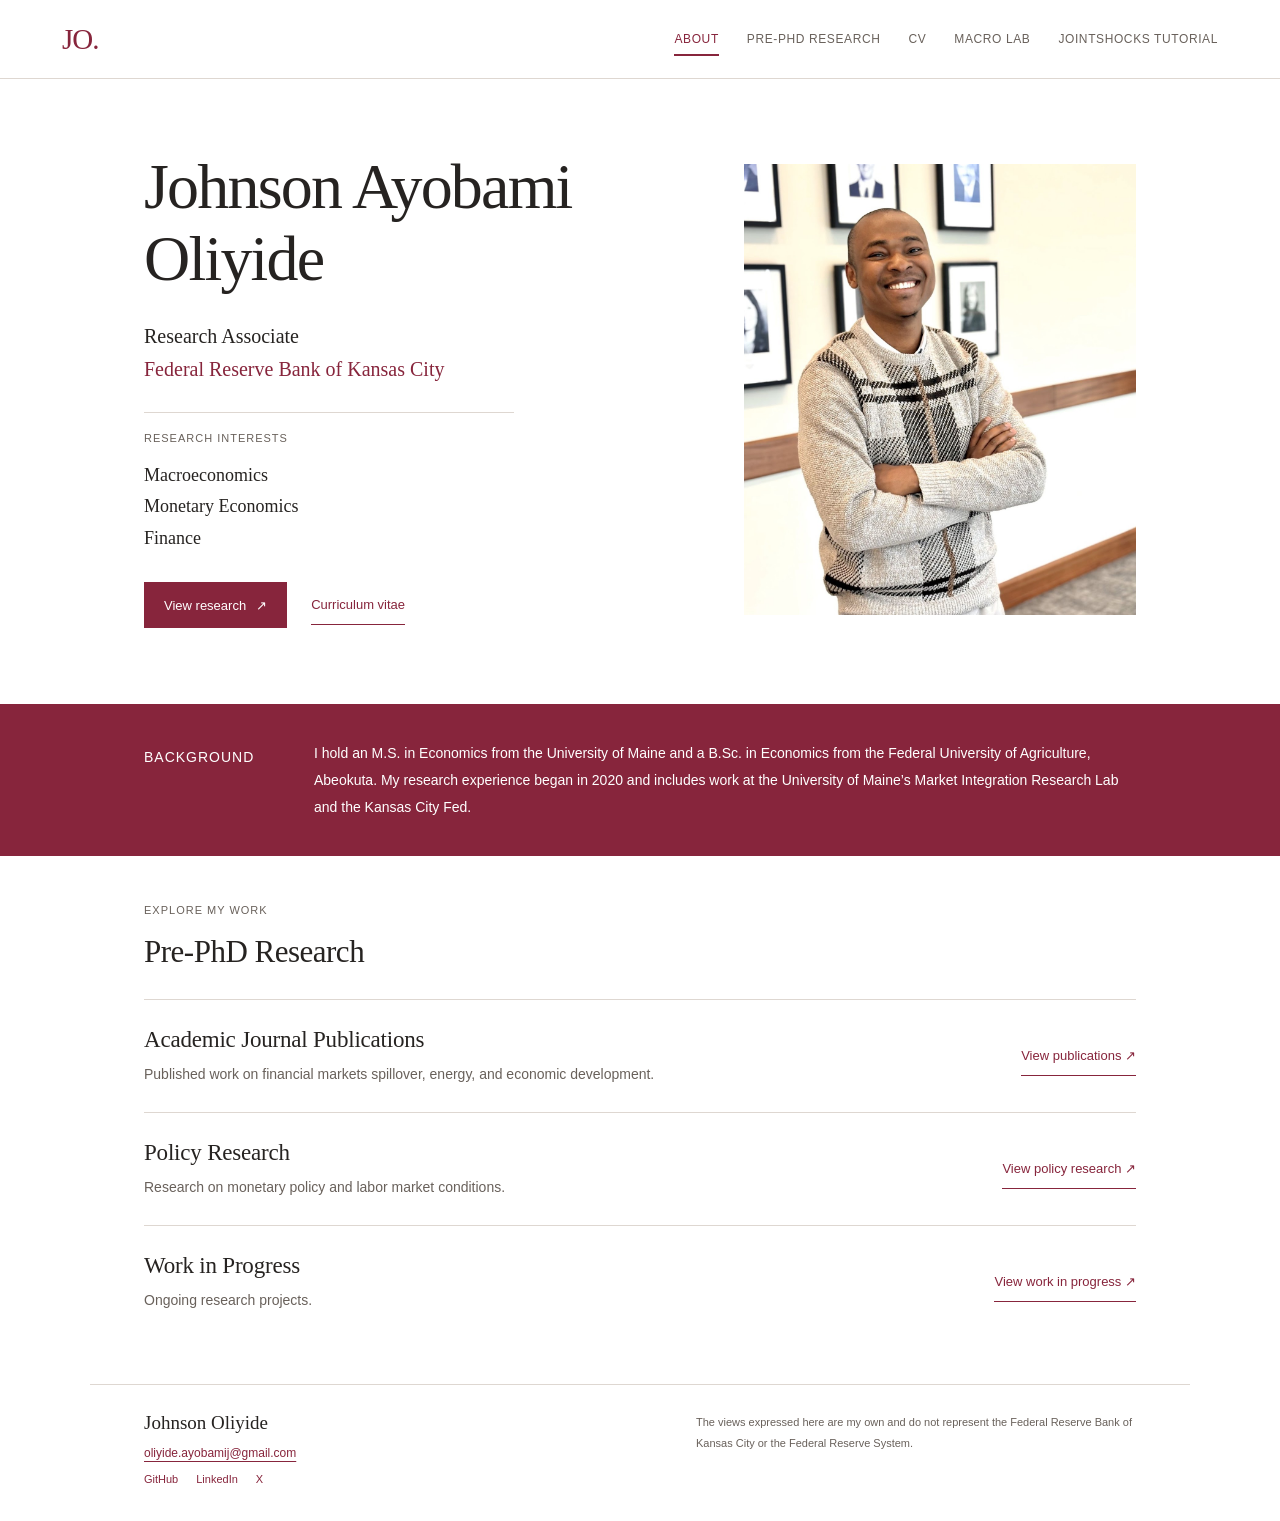
<file: index.html>
<!doctype html>
<html lang="en">
<head>
<meta charset="utf-8"><meta name="viewport" content="width=device-width, initial-scale=1">
<meta name="color-scheme" content="light">
<title>About | Johnson Oliyide</title>
<meta name="description" content="Johnson Ayobami Oliyide is a Research Associate at the Federal Reserve Bank of Kansas City. Research in macroeconomics, monetary economics, and finance.">
<link rel="icon" href="./assets/favicon.svg" type="image/svg+xml">
<link rel="stylesheet" href="./assets/site.css?v=fec5ec0240">
<script defer src="./assets/site.js?v=d9e09b5c7b"></script>
</head>
<body>
<a class="skip-link" href="#main">Skip to main content</a>
<header class="site-header"><div class="header-inner"><a class="wordmark" href="./" aria-label="Johnson Oliyide home">JO.</a><button class="nav-toggle" type="button" data-nav-toggle aria-controls="site-navigation" aria-expanded="false" hidden><span data-menu-label>Menu</span><span class="menu-icon" aria-hidden="true"></span></button><nav class="site-nav" id="site-navigation" aria-label="Main navigation"><a href="./" aria-current="page">About</a><a href="./research/">Pre-PhD Research</a><a href="./cv/">CV</a><a href="./macro-lab/">Macro Lab</a><a href="https://johnsonoliyide.github.io/JointShocks/">JointShocks Tutorial</a></nav></div></header>
<main id="main"><section class="hero"><div class="hero-copy"><h1>Johnson Ayobami<br>Oliyide</h1><p class="role">Research Associate<br><span>Federal Reserve Bank of Kansas City</span></p><div class="interests"><p class="eyebrow">Research interests</p><ul class="interest-list"><li>Macroeconomics</li><li>Monetary Economics</li><li>Finance</li></ul></div><div class="actions"><a class="button" href="research/">View research <span aria-hidden="true">↗</span></a><a class="text-link" href="cv/">Curriculum vitae</a></div></div><figure class="portrait"><img src="assets/johnson-oliyide.jpg" alt="Johnson Oliyide" width="1280" height="1922" fetchpriority="high"></figure></section></main>
<section class="bio-band" aria-labelledby="background-label"><div class="bio-inner"><p id="background-label" class="eyebrow">Background</p><p>I hold an M.S. in Economics from the University of Maine and a B.Sc. in Economics from the Federal University of Agriculture, Abeokuta. My research experience began in 2020 and includes work at the University of Maine’s Market Integration Research Lab and the Kansas City Fed.</p></div></section>
<section class="research-index" style="max-width:1100px;margin:auto" aria-labelledby="research-heading"><p class="eyebrow">Explore my work</p><h2 id="research-heading">Pre-PhD Research</h2><article><div><h3>Academic Journal Publications</h3><p>Published work on financial markets spillover, energy, and economic development.</p></div><a class="text-link" href="research/#academic-publications">View publications <span aria-hidden="true">↗</span></a></article><article><div><h3>Policy Research</h3><p>Research on monetary policy and labor market conditions.</p></div><a class="text-link" href="research/#policy-research">View policy research <span aria-hidden="true">↗</span></a></article><article><div><h3>Work in Progress</h3><p>Ongoing research projects.</p></div><a class="text-link" href="research/#work-in-progress">View work in progress <span aria-hidden="true">↗</span></a></article></section>
<footer class="site-footer"><div><div class="footer-name">Johnson Oliyide</div><a class="footer-email" href="mailto:oliyide.ayobamij@gmail.com">oliyide.ayobamij@gmail.com</a><div class="footer-social"><a class="" href="https://github.com/JohnsonOliyide" target="_blank" rel="noopener noreferrer">GitHub</a><a class="" href="https://www.linkedin.com/in/johnson-oliyide-a6816a178/" target="_blank" rel="noopener noreferrer">LinkedIn</a><a class="" href="https://twitter.com/JohnsonOliyide" target="_blank" rel="noopener noreferrer">X</a></div></div><p class="disclaimer">The views expressed here are my own and do not represent the Federal Reserve Bank of Kansas City or the Federal Reserve System.</p></footer>
</body></html>
</file>
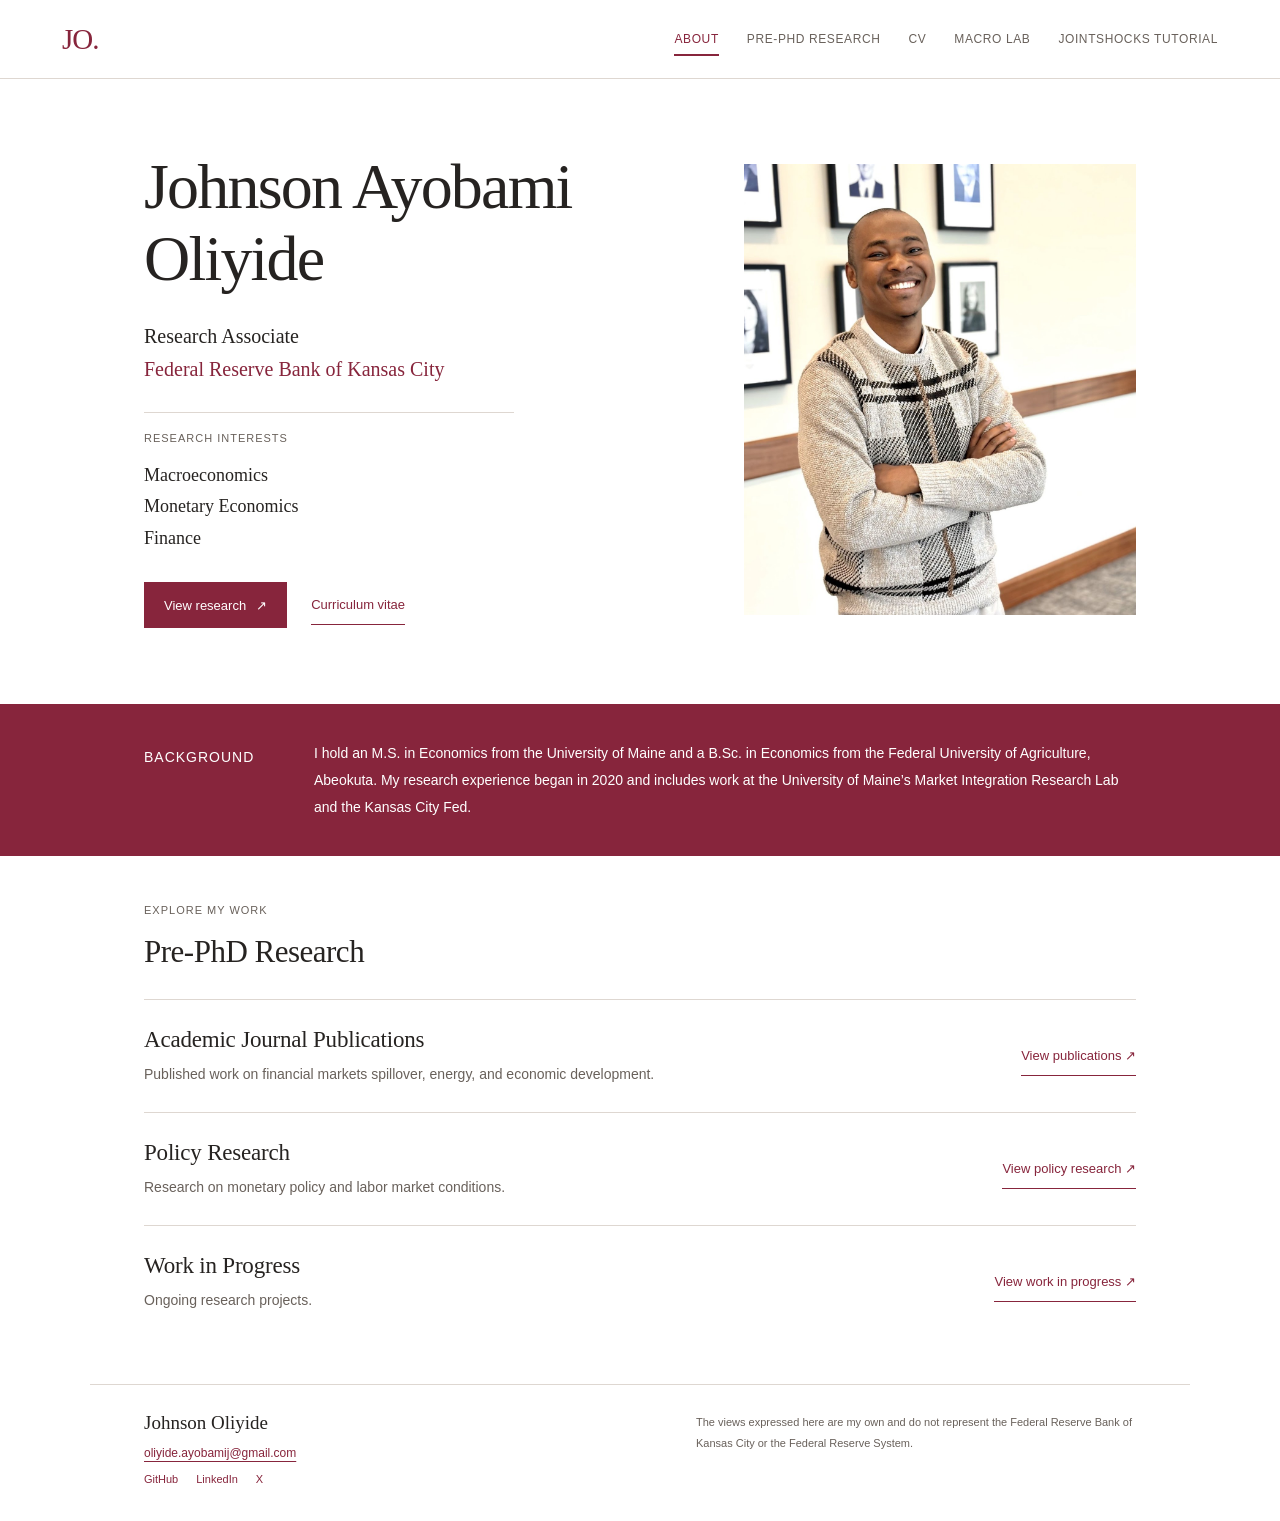
<file: about/index.html>
<!doctype html><html lang="en"><head><meta charset="utf-8"><meta http-equiv="refresh" content="0;url=../"><title>Johnson Oliyide</title></head><body><a href="../">Continue to Johnson Oliyide’s website</a></body></html>
</file>
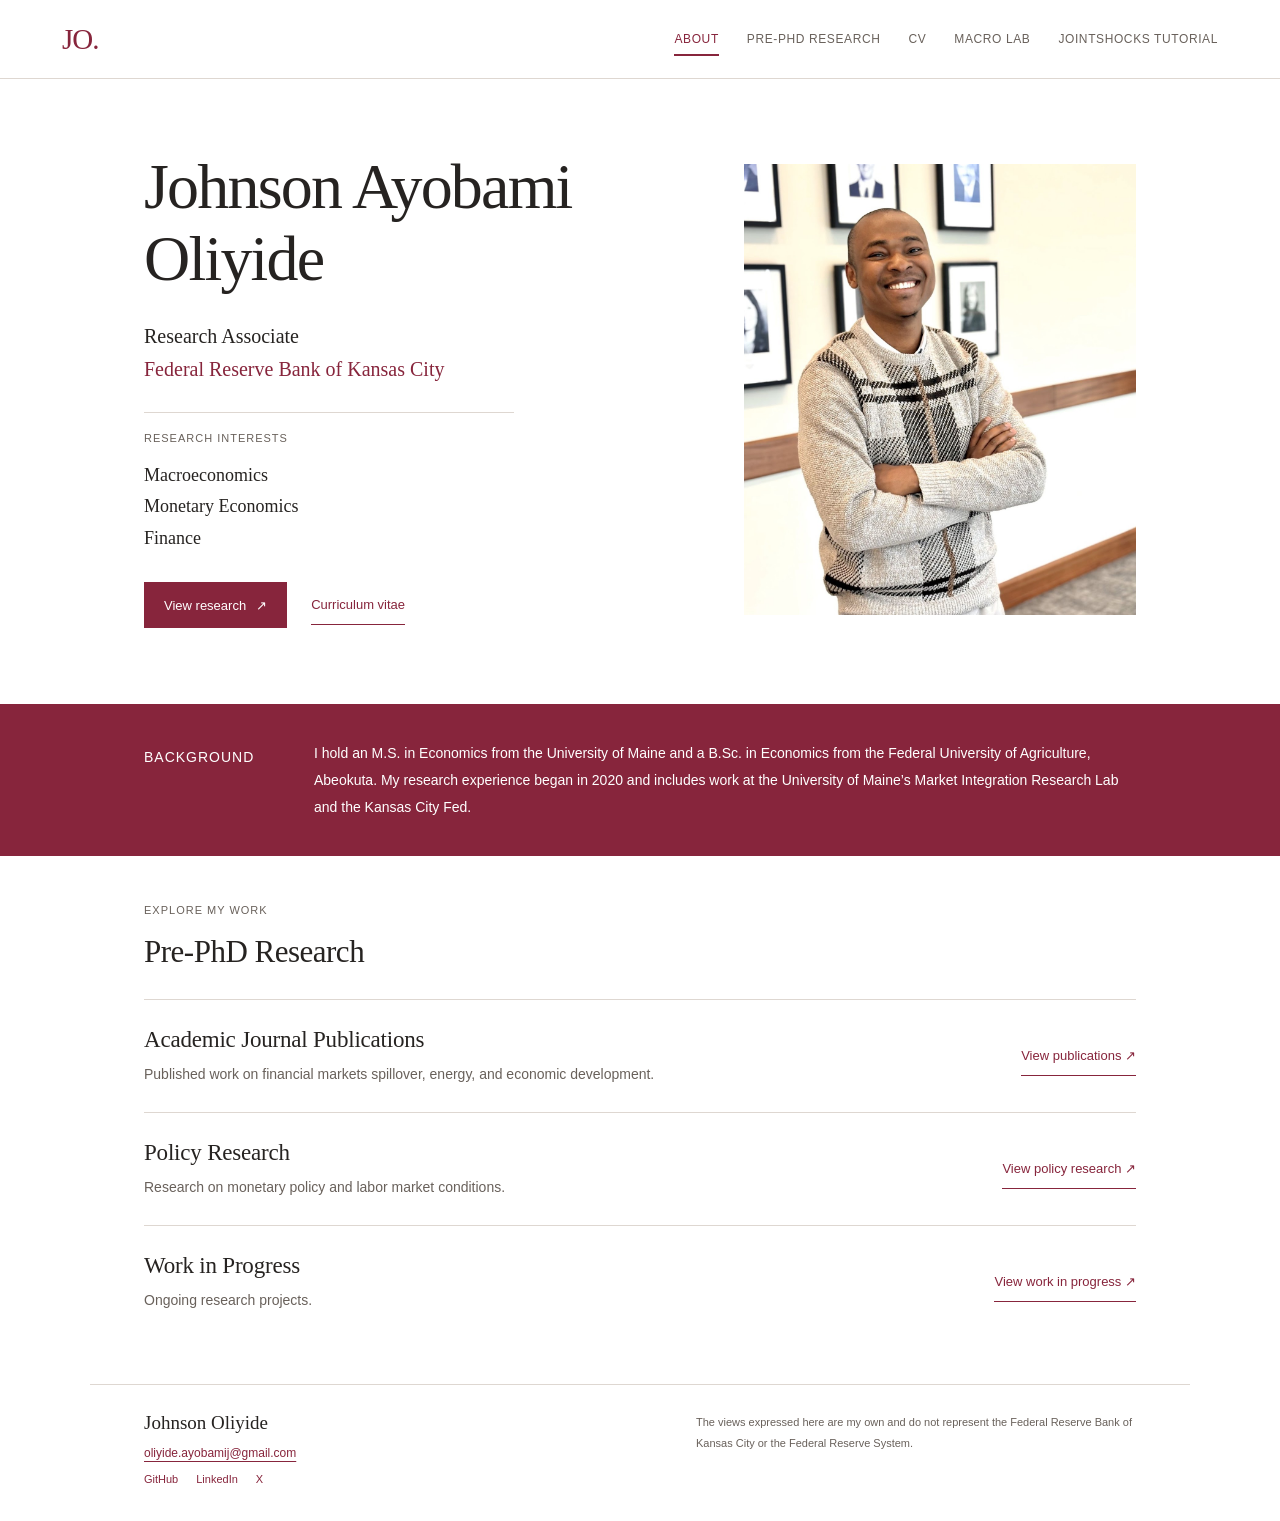
<file: contact/index.html>
<!doctype html><html lang="en"><head><meta charset="utf-8"><meta name="viewport" content="width=device-width, initial-scale=1"><meta http-equiv="refresh" content="0;url=../"><title>Johnson Oliyide</title><link rel="canonical" href="https://johnsonoliyide.github.io/"></head><body><p>Contact details are available in the website footer. <a href="../">Continue to Johnson Oliyide’s website</a>.</p></body></html>
</file>
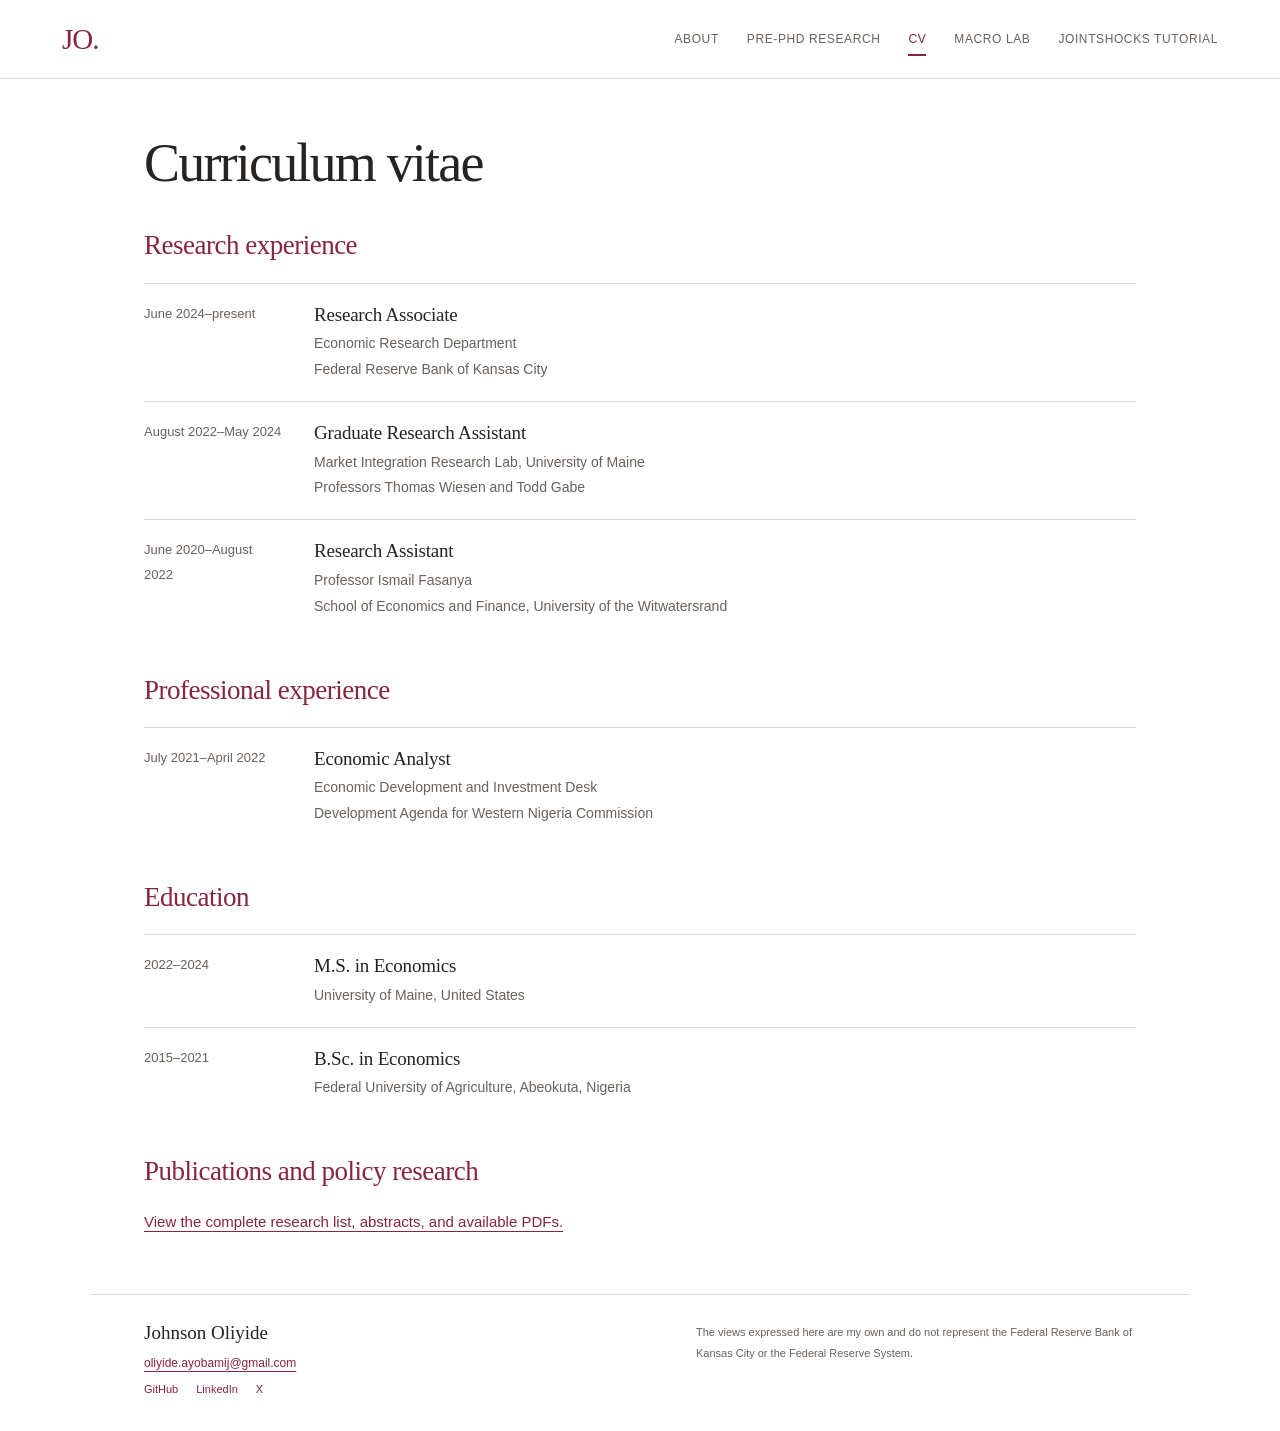
<file: cv/index.html>
<!doctype html>
<html lang="en">
<head>
<meta charset="utf-8"><meta name="viewport" content="width=device-width, initial-scale=1">
<meta name="color-scheme" content="light">
<title>CV | Johnson Oliyide</title>
<meta name="description" content="Education and research experience of Johnson Ayobami Oliyide.">
<link rel="icon" href="../assets/favicon.svg" type="image/svg+xml">
<link rel="stylesheet" href="../assets/site.css?v=fec5ec0240">
<script defer src="../assets/site.js?v=d9e09b5c7b"></script>
</head>
<body>
<a class="skip-link" href="#main">Skip to main content</a>
<header class="site-header"><div class="header-inner"><a class="wordmark" href="../" aria-label="Johnson Oliyide home">JO.</a><button class="nav-toggle" type="button" data-nav-toggle aria-controls="site-navigation" aria-expanded="false" hidden><span data-menu-label>Menu</span><span class="menu-icon" aria-hidden="true"></span></button><nav class="site-nav" id="site-navigation" aria-label="Main navigation"><a href="../">About</a><a href="../research/">Pre-PhD Research</a><a href="../cv/" aria-current="page">CV</a><a href="../macro-lab/">Macro Lab</a><a href="https://johnsonoliyide.github.io/JointShocks/">JointShocks Tutorial</a></nav></div></header>
<main id="main" class="page"><h1>Curriculum vitae</h1><section class="cv-section"><h2>Research experience</h2><div class="cv-row"><div class="cv-date">June 2024–present</div><div><h3>Research Associate</h3><p>Economic Research Department<br>Federal Reserve Bank of Kansas City</p></div></div><div class="cv-row"><div class="cv-date">August 2022–May 2024</div><div><h3>Graduate Research Assistant</h3><p>Market Integration Research Lab, University of Maine<br>Professors Thomas Wiesen and Todd Gabe</p></div></div><div class="cv-row"><div class="cv-date">June 2020–August 2022</div><div><h3>Research Assistant</h3><p>Professor Ismail Fasanya<br>School of Economics and Finance, University of the Witwatersrand</p></div></div></section><section class="cv-section"><h2>Professional experience</h2><div class="cv-row"><div class="cv-date">July 2021–April 2022</div><div><h3>Economic Analyst</h3><p>Economic Development and Investment Desk<br>Development Agenda for Western Nigeria Commission</p></div></div></section><section class="cv-section"><h2>Education</h2><div class="cv-row"><div class="cv-date">2022–2024</div><div><h3>M.S. in Economics</h3><p>University of Maine, United States</p></div></div><div class="cv-row"><div class="cv-date">2015–2021</div><div><h3>B.Sc. in Economics</h3><p>Federal University of Agriculture, Abeokuta, Nigeria</p></div></div></section><section class="cv-section"><h2>Publications and policy research</h2><p><a href="../research/">View the complete research list, abstracts, and available PDFs.</a></p></section></main>
<footer class="site-footer"><div><div class="footer-name">Johnson Oliyide</div><a class="footer-email" href="mailto:oliyide.ayobamij@gmail.com">oliyide.ayobamij@gmail.com</a><div class="footer-social"><a class="" href="https://github.com/JohnsonOliyide" target="_blank" rel="noopener noreferrer">GitHub</a><a class="" href="https://www.linkedin.com/in/johnson-oliyide-a6816a178/" target="_blank" rel="noopener noreferrer">LinkedIn</a><a class="" href="https://twitter.com/JohnsonOliyide" target="_blank" rel="noopener noreferrer">X</a></div></div><p class="disclaimer">The views expressed here are my own and do not represent the Federal Reserve Bank of Kansas City or the Federal Reserve System.</p></footer>
</body></html>
</file>
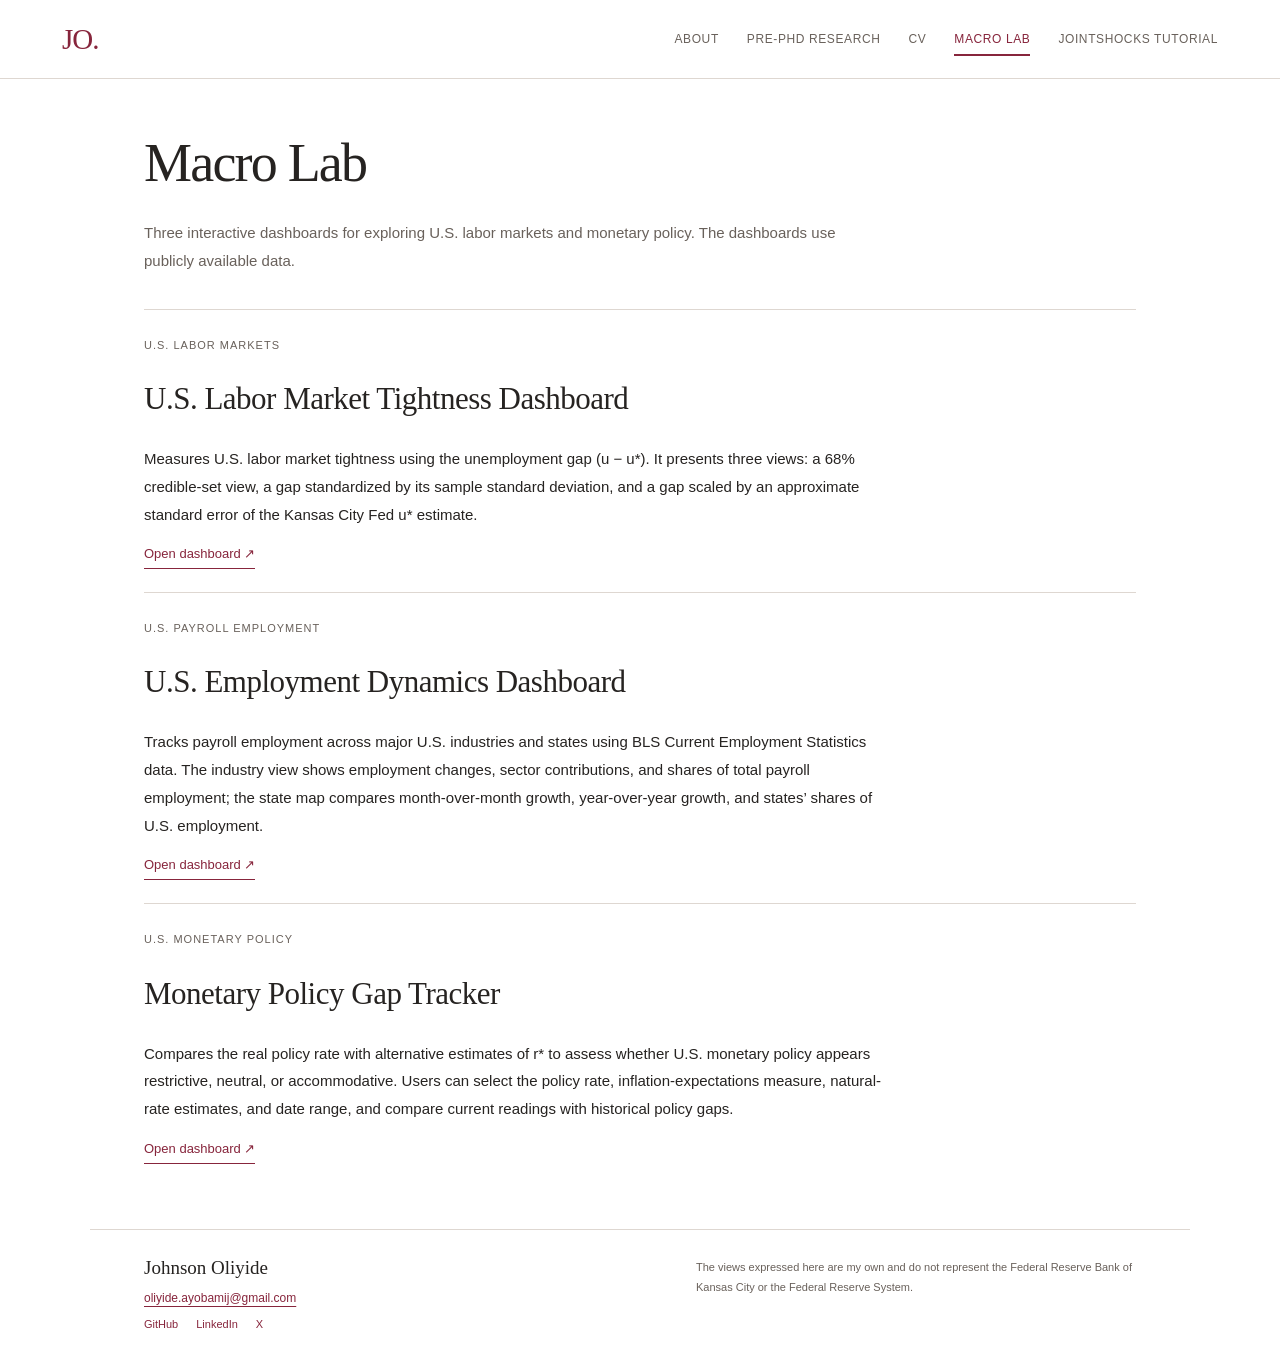
<file: macro-lab/index.html>
<!doctype html>
<html lang="en">
<head>
<meta charset="utf-8"><meta name="viewport" content="width=device-width, initial-scale=1">
<meta name="color-scheme" content="light">
<title>Macro Lab | Johnson Oliyide</title>
<meta name="description" content="Three interactive dashboards for U.S. labor markets, payroll employment, and monetary policy.">
<link rel="icon" href="../assets/favicon.svg" type="image/svg+xml">
<link rel="stylesheet" href="../assets/site.css?v=fec5ec0240">
<script defer src="../assets/site.js?v=d9e09b5c7b"></script>
</head>
<body>
<a class="skip-link" href="#main">Skip to main content</a>
<header class="site-header"><div class="header-inner"><a class="wordmark" href="../" aria-label="Johnson Oliyide home">JO.</a><button class="nav-toggle" type="button" data-nav-toggle aria-controls="site-navigation" aria-expanded="false" hidden><span data-menu-label>Menu</span><span class="menu-icon" aria-hidden="true"></span></button><nav class="site-nav" id="site-navigation" aria-label="Main navigation"><a href="../">About</a><a href="../research/">Pre-PhD Research</a><a href="../cv/">CV</a><a href="../macro-lab/" aria-current="page">Macro Lab</a><a href="https://johnsonoliyide.github.io/JointShocks/">JointShocks Tutorial</a></nav></div></header>
<main id="main" class="page"><h1>Macro Lab</h1><p class="page-intro">Three interactive dashboards for exploring U.S. labor markets and monetary policy. The dashboards use publicly available data.</p><article class="tool" id="labor-market-tightness"><p class="eyebrow">U.S. labor markets</p><h2>U.S. Labor Market Tightness Dashboard</h2><p>Measures U.S. labor market tightness using the unemployment gap (u − u*). It presents three views: a 68% credible-set view, a gap standardized by its sample standard deviation, and a gap scaled by an approximate standard error of the Kansas City Fed u* estimate.</p><a class="text-link" href="https://johnsonoliyide.github.io/labor-market-dashboard/" target="_blank" rel="noopener noreferrer">Open dashboard ↗</a></article><article class="tool" id="employment-dynamics"><p class="eyebrow">U.S. payroll employment</p><h2>U.S. Employment Dynamics Dashboard</h2><p>Tracks payroll employment across major U.S. industries and states using BLS Current Employment Statistics data. The industry view shows employment changes, sector contributions, and shares of total payroll employment; the state map compares month-over-month growth, year-over-year growth, and states’ shares of U.S. employment.</p><a class="text-link" href="https://johnsonoliyide.github.io/employment_dynamics_dashboard/" target="_blank" rel="noopener noreferrer">Open dashboard ↗</a></article><article class="tool" id="monetary-policy-gap"><p class="eyebrow">U.S. monetary policy</p><h2>Monetary Policy Gap Tracker</h2><p>Compares the real policy rate with alternative estimates of r* to assess whether U.S. monetary policy appears restrictive, neutral, or accommodative. Users can select the policy rate, inflation-expectations measure, natural-rate estimates, and date range, and compare current readings with historical policy gaps.</p><a class="text-link" href="https://johnsonoliyide.github.io/monetary_policy_gap_tracker/" target="_blank" rel="noopener noreferrer">Open dashboard ↗</a></article></main>
<footer class="site-footer"><div><div class="footer-name">Johnson Oliyide</div><a class="footer-email" href="mailto:oliyide.ayobamij@gmail.com">oliyide.ayobamij@gmail.com</a><div class="footer-social"><a class="" href="https://github.com/JohnsonOliyide" target="_blank" rel="noopener noreferrer">GitHub</a><a class="" href="https://www.linkedin.com/in/johnson-oliyide-a6816a178/" target="_blank" rel="noopener noreferrer">LinkedIn</a><a class="" href="https://twitter.com/JohnsonOliyide" target="_blank" rel="noopener noreferrer">X</a></div></div><p class="disclaimer">The views expressed here are my own and do not represent the Federal Reserve Bank of Kansas City or the Federal Reserve System.</p></footer>
</body></html>
</file>
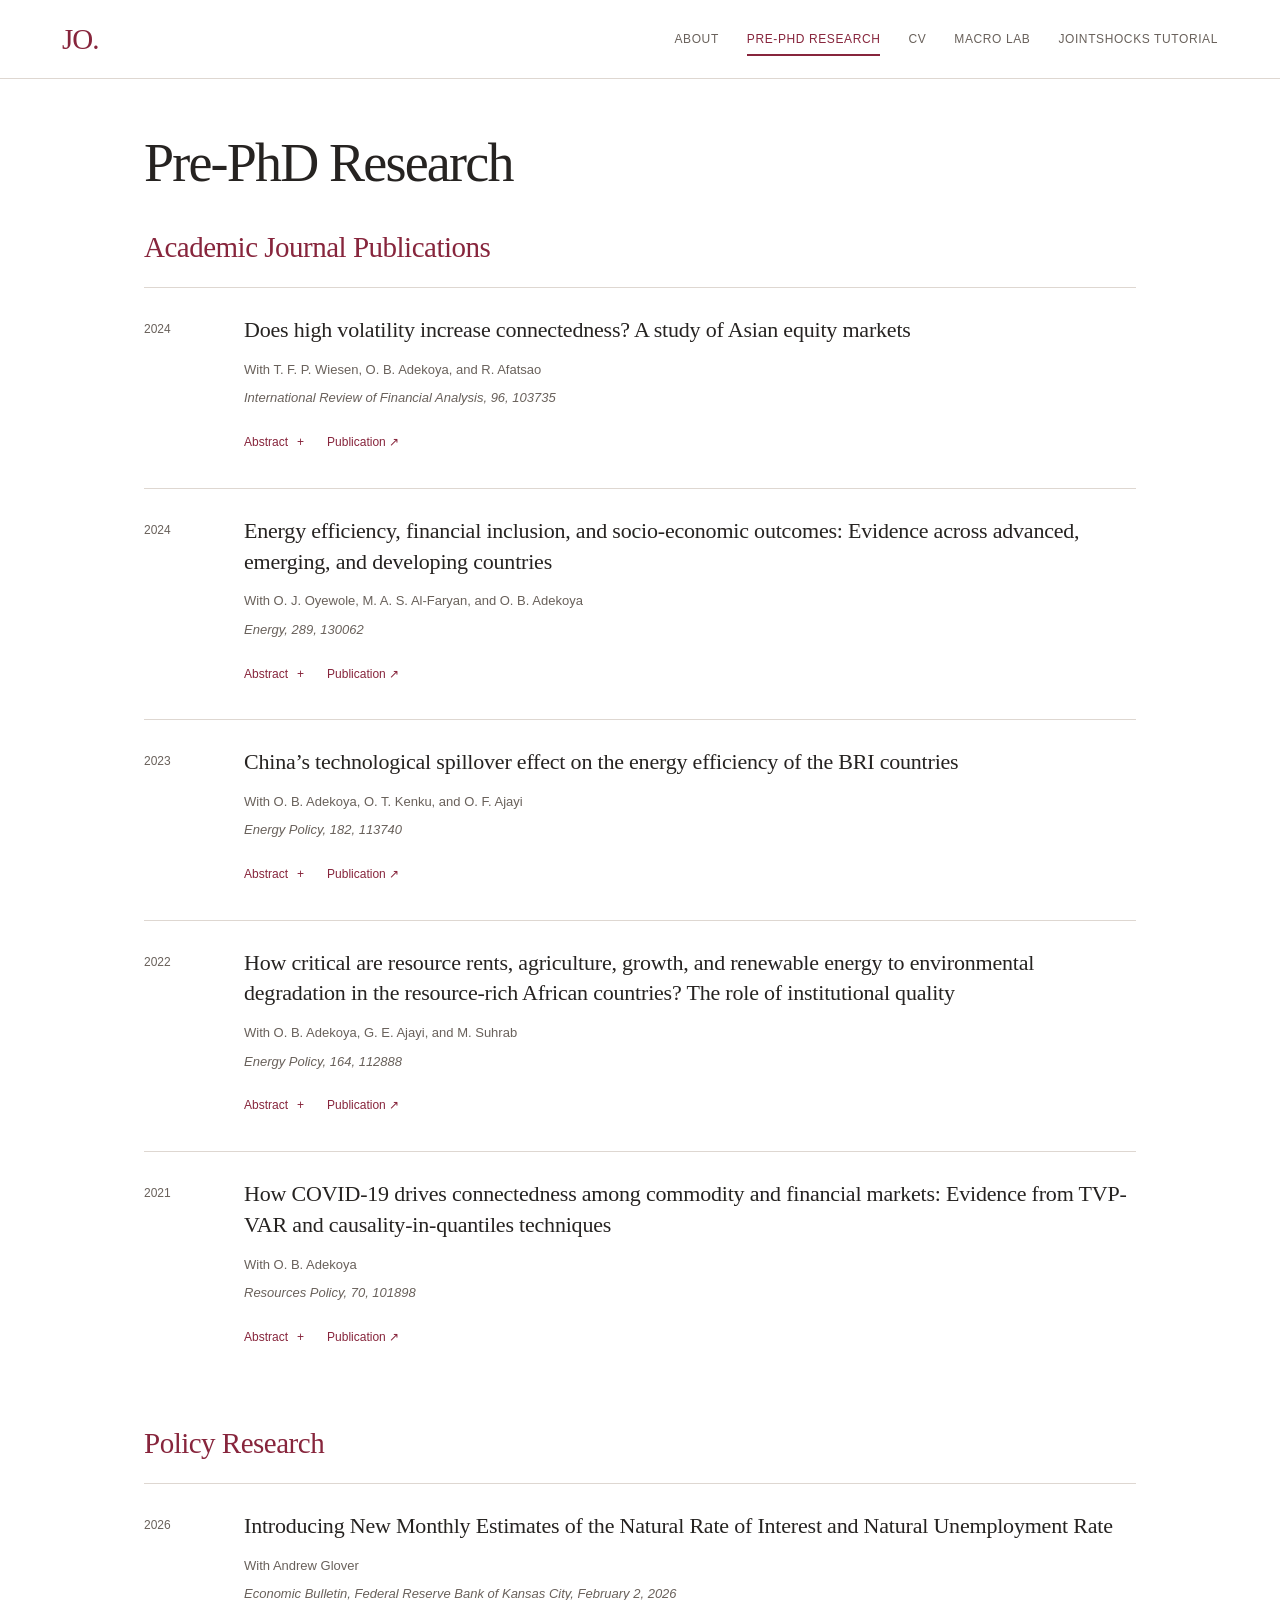
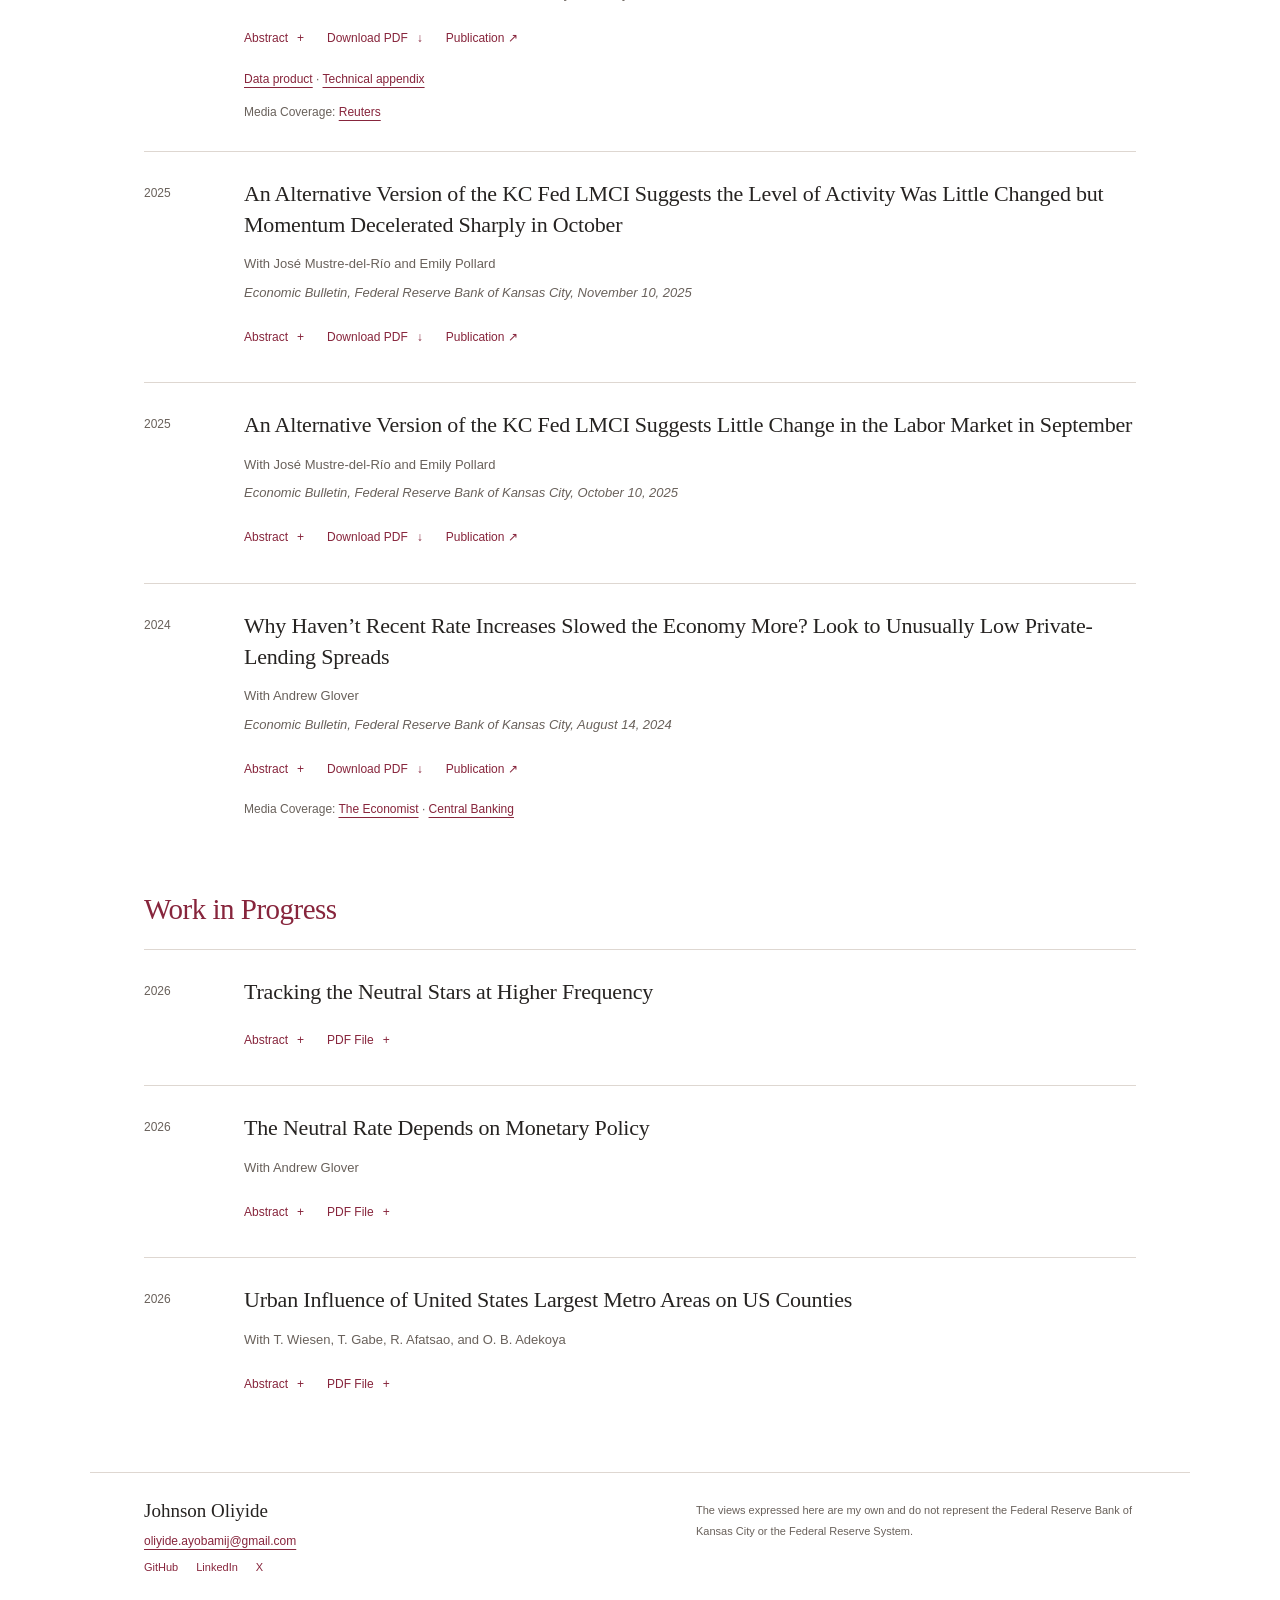
<file: research/index.html>
<!doctype html>
<html lang="en">
<head>
<meta charset="utf-8"><meta name="viewport" content="width=device-width, initial-scale=1">
<meta name="color-scheme" content="light">
<title>Pre-PhD Research | Johnson Oliyide</title>
<meta name="description" content="Pre-PhD research by Johnson Oliyide: academic journal publications, policy research, and work in progress, with abstracts and available paper PDFs.">
<link rel="icon" href="../assets/favicon.svg" type="image/svg+xml">
<link rel="stylesheet" href="../assets/site.css?v=fec5ec0240">
<script defer src="../assets/site.js?v=d9e09b5c7b"></script>
</head>
<body>
<a class="skip-link" href="#main">Skip to main content</a>
<header class="site-header"><div class="header-inner"><a class="wordmark" href="../" aria-label="Johnson Oliyide home">JO.</a><button class="nav-toggle" type="button" data-nav-toggle aria-controls="site-navigation" aria-expanded="false" hidden><span data-menu-label>Menu</span><span class="menu-icon" aria-hidden="true"></span></button><nav class="site-nav" id="site-navigation" aria-label="Main navigation"><a href="../">About</a><a href="../research/" aria-current="page">Pre-PhD Research</a><a href="../cv/">CV</a><a href="../macro-lab/">Macro Lab</a><a href="https://johnsonoliyide.github.io/JointShocks/">JointShocks Tutorial</a></nav></div></header>
<main id="main" class="page"><h1>Pre-PhD Research</h1><section class="research-section" id="academic-publications" aria-labelledby="academic-heading"><h2 id="academic-heading">Academic Journal Publications</h2><article class="paper" id="volatility-connectedness"><div class="paper-year">2024</div><div>
<h3><a href="https://doi.org/10.1016/j.irfa.2024.103735" target="_blank" rel="noopener noreferrer">Does high volatility increase connectedness? A study of Asian equity markets</a></h3>
<p class="paper-authors">With T. F. P. Wiesen, O. B. Adekoya, and R. Afatsao</p>
<p class="paper-venue">International Review of Financial Analysis, 96, 103735</p>
<div class="paper-actions"><button class="abstract-toggle" type="button" data-abstract aria-expanded="false" aria-controls="abstract-volatility-connectedness" hidden>Abstract <span data-sign aria-hidden="true">+</span><span class="sr-only"> for Does high volatility increase connectedness? A study of Asian equity markets</span></button><a class="publication-link" href="https://doi.org/10.1016/j.irfa.2024.103735" target="_blank" rel="noopener noreferrer">Publication ↗</a></div>
<div class="paper-abstract" id="abstract-volatility-connectedness" role="region" aria-label="Abstract: Does high volatility increase connectedness? A study of Asian equity markets"><p>Financial market integration metrics based upon variance decompositions from vector autoregression (VAR) models have become quite popular, and prior literature shows how these metrics change over time. However, only a few studies explain what is driving connectedness to change. Using stock market volatilities from eight Asian equity markets, we postulate that volatility may be a driving force behind increased connectedness. We use a two-step VAR estimation procedure to analyze the dynamics between equity market volatility and connectedness. The first step estimates the VAR model over rolling windows; this yields a sequence of connectedness-measuring spillover indices. The second step re-estimates the VAR with the spillover index sequence as an endogenous variable. Impulse response analysis from the two-step procedure confirms that volatility shocks increase connectedness. The two-step procedure indicates that volatility shocks from Singapore, Hong Kong, and China affect connectedness the most, whereas Malaysia affects it the least. China’s direct effect on the volatilities of the other markets is small. However, since China has a considerable impact on connectedness, China may have an important indirect effect on the other markets by increasing the speed and ease with which volatility spreads from market to market.</p></div>



</div></article><article class="paper" id="energy-financial-inclusion"><div class="paper-year">2024</div><div>
<h3><a href="https://doi.org/10.1016/j.energy.2023.130062" target="_blank" rel="noopener noreferrer">Energy efficiency, financial inclusion, and socio-economic outcomes: Evidence across advanced, emerging, and developing countries</a></h3>
<p class="paper-authors">With O. J. Oyewole, M. A. S. Al-Faryan, and O. B. Adekoya</p>
<p class="paper-venue">Energy, 289, 130062</p>
<div class="paper-actions"><button class="abstract-toggle" type="button" data-abstract aria-expanded="false" aria-controls="abstract-energy-financial-inclusion" hidden>Abstract <span data-sign aria-hidden="true">+</span><span class="sr-only"> for Energy efficiency, financial inclusion, and socio-economic outcomes: Evidence across advanced, emerging, and developing countries</span></button><a class="publication-link" href="https://doi.org/10.1016/j.energy.2023.130062" target="_blank" rel="noopener noreferrer">Publication ↗</a></div>
<div class="paper-abstract" id="abstract-energy-financial-inclusion" role="region" aria-label="Abstract: Energy efficiency, financial inclusion, and socio-economic outcomes: Evidence across advanced, emerging, and developing countries"><p>This study analyzes the effects of financial inclusion and energy efficiency on socio-economic performance across advanced, emerging, and developing economies. We view financial inclusion from the lens of access to and usage of financial services, while energy intensity represents energy efficiency. The panel quantile regression model is employed to capture the nonlinear impacts of financial inclusion and energy efficiency across the conditional distributions of the socio-economic indicators. We find that financial inclusion broadly improves the socio-economic markers, except employment in developing economies. Comparatively, the effect of access to financial services is stronger than the effect of the usage of financial services. On the other hand, the impact of energy efficiency is quite heterogeneous across the country groups and the socio-economic indicators, being sensitive to the level of economic development of the countries. Overall, energy efficiency has the strongest influence in advanced economies, but a moderate influence in the emerging and developing economies. Our results provide imperative policy reflections for the policymakers in the underlying countries, particularly on properly channeling financial resources and enhancing energy efficiency to benefit the various components of their economies.</p></div>



</div></article><article class="paper" id="china-technological-spillovers"><div class="paper-year">2023</div><div>
<h3><a href="https://doi.org/10.1016/j.enpol.2023.113740" target="_blank" rel="noopener noreferrer">China’s technological spillover effect on the energy efficiency of the BRI countries</a></h3>
<p class="paper-authors">With O. B. Adekoya, O. T. Kenku, and O. F. Ajayi</p>
<p class="paper-venue">Energy Policy, 182, 113740</p>
<div class="paper-actions"><button class="abstract-toggle" type="button" data-abstract aria-expanded="false" aria-controls="abstract-china-technological-spillovers" hidden>Abstract <span data-sign aria-hidden="true">+</span><span class="sr-only"> for China’s technological spillover effect on the energy efficiency of the BRI countries</span></button><a class="publication-link" href="https://doi.org/10.1016/j.enpol.2023.113740" target="_blank" rel="noopener noreferrer">Publication ↗</a></div>
<div class="paper-abstract" id="abstract-china-technological-spillovers" role="region" aria-label="Abstract: China’s technological spillover effect on the energy efficiency of the BRI countries"><p>Given the rising technological progress and infrastructural developments among the Belt and Road Initiative (BRI) countries and the global move towards a reduction in the use of fossil fuels to mitigate climate change, this study aims to examine the role of technological innovation in the countries&#x27; energy efficiency to. We discover that energy intensity is increased by endogenous technological innovation in the BRI countries, especially at the middle and higher quantiles. We then remove China from the panel in order to check if the country&#x27;s high technological advancement and energy efficiency might have an outlying influence on the relationship. Except for a relative decline in the significant estimates across the quantiles, the direction of effect largely remains. Finally, China&#x27;s technological innovation has a reducing spillover effect on the energy intensity of the BRI countries. These findings indicate that, while endogenous technological innovations are detrimental to the energy efficiency of the BRI countries, China&#x27;s technologies are energy efficient for the other BRI countries, and should be adopted or absorbed to reduce dependence on fossil fuels.</p></div>



</div></article><article class="paper" id="resource-rents-institutions"><div class="paper-year">2022</div><div>
<h3><a href="https://doi.org/10.1016/j.enpol.2022.112888" target="_blank" rel="noopener noreferrer">How critical are resource rents, agriculture, growth, and renewable energy to environmental degradation in the resource-rich African countries? The role of institutional quality</a></h3>
<p class="paper-authors">With O. B. Adekoya, G. E. Ajayi, and M. Suhrab</p>
<p class="paper-venue">Energy Policy, 164, 112888</p>
<div class="paper-actions"><button class="abstract-toggle" type="button" data-abstract aria-expanded="false" aria-controls="abstract-resource-rents-institutions" hidden>Abstract <span data-sign aria-hidden="true">+</span><span class="sr-only"> for How critical are resource rents, agriculture, growth, and renewable energy to environmental degradation in the resource-rich African countries? The role of institutional quality</span></button><a class="publication-link" href="https://doi.org/10.1016/j.enpol.2022.112888" target="_blank" rel="noopener noreferrer">Publication ↗</a></div>
<div class="paper-abstract" id="abstract-resource-rents-institutions" role="region" aria-label="Abstract: How critical are resource rents, agriculture, growth, and renewable energy to environmental degradation in the resource-rich African countries? The role of institutional quality"><p>Although the literature is being increasingly flooded with studies on the determinants of environmental degradation, the peculiarities of some countries in some regions have been substantially overlooked. Yet, these unique peculiarities either instigate or hinder some factors which matter for environmental quality. This study therefore puts the resource richness of African countries into consideration in the examination of the impacts of resources rents, agriculture, growth, and renewable energy consumption on environmental degradation. Additionally, the influence of institutional quality is uniquely examined in the nexus. The baseline model reveals that environmental degradation is respectively reduced and worsened by renewable energy consumption and growth in both the short- and the long-run. The impacts of agriculture and resources rents vary across the periods, although they both raise the level of environmental degradation. Considering the moderating role of institutional quality, its influence is stronger in the long-run. It reverses the favourable influence of renewable energy, but strengthens the adverse impact of growth. Also, it aids the ability of agriculture and resources rents to reduce degradation. Finally, the threshold results show that the impacts of the indicators on environmental degradation are sensitive to institutional quality levels. Improved institutional quality only changes the size of the impacts of renewable energy use and growth. However, contrary to poor institutional quality, an improved institution results in the ability of agriculture to reduce degradation and militates against the adverse impact of resources rents.</p></div>



</div></article><article class="paper" id="covid-connectedness"><div class="paper-year">2021</div><div>
<h3><a href="https://doi.org/10.1016/j.resourpol.2020.101898" target="_blank" rel="noopener noreferrer">How COVID-19 drives connectedness among commodity and financial markets: Evidence from TVP-VAR and causality-in-quantiles techniques</a></h3>
<p class="paper-authors">With O. B. Adekoya</p>
<p class="paper-venue">Resources Policy, 70, 101898</p>
<div class="paper-actions"><button class="abstract-toggle" type="button" data-abstract aria-expanded="false" aria-controls="abstract-covid-connectedness" hidden>Abstract <span data-sign aria-hidden="true">+</span><span class="sr-only"> for How COVID-19 drives connectedness among commodity and financial markets: Evidence from TVP-VAR and causality-in-quantiles techniques</span></button><a class="publication-link" href="https://doi.org/10.1016/j.resourpol.2020.101898" target="_blank" rel="noopener noreferrer">Publication ↗</a></div>
<div class="paper-abstract" id="abstract-covid-connectedness" role="region" aria-label="Abstract: How COVID-19 drives connectedness among commodity and financial markets: Evidence from TVP-VAR and causality-in-quantiles techniques"><p>With many commodity and financial markets reportedly experiencing poor performances during this COVID-19 pandemic, this study intends to examine the effect of the pandemic on the connectedness among the markets. There are several reasons that suggest that apart from the pandemic affecting the performances of the markets, it can also be a driver of their connectedness, coming from the perspective of the global financial cycle channel. Therefore, we first employ the recently developed time-varying parameter vector autoregressions (TVP-VAR) technique to examine the volatility spillover among the commodity and financial assets. We find evidence of strong volatility across the markets, with gold and USD being net receivers of shocks, and others, net transmitters. With this evidence, we proceed to the evaluation of the influence of the COVID-19 pandemic on the connectedness across the markets using both the linear and non-linear (causality-in-quantiles) causality tests. The causality-in-quantiles test outperforms the linear Granger-causality test, and the results show significant causal impacts of the two measures of COVID-19 pandemic (infectious diseases-based equity market volatility and the growth rate of the U.S. COVID-19 reported cases) on the connectedness across the markets, especially at the lower and middle-level quantiles. Overall, these findings prove that the pandemic has been largely responsible for risks transmission across various commodity and financial markets. This is because it has significantly raised investors’ and policy uncertainties and immensely altered global financial cycle which in turn results in global flows of capital, and movements in the prices of assets across different financial markets.</p></div>



</div></article></section><section class="research-section" id="policy-research" aria-labelledby="policy-heading"><h2 id="policy-heading">Policy Research</h2><article class="paper" id="natural-rates"><div class="paper-year">2026</div><div>
<h3><a href="https://www.kansascityfed.org/research/economic-bulletin/introducing-new-monthly-estimates-of-the-natural-rate-of-interest-and-natural-unemployment-rate/" target="_blank" rel="noopener noreferrer">Introducing New Monthly Estimates of the Natural Rate of Interest and Natural Unemployment Rate</a></h3>
<p class="paper-authors">With Andrew Glover</p>
<p class="paper-venue">Economic Bulletin, Federal Reserve Bank of Kansas City, February 2, 2026</p>
<div class="paper-actions"><button class="abstract-toggle" type="button" data-abstract aria-expanded="false" aria-controls="abstract-natural-rates" hidden>Abstract <span data-sign aria-hidden="true">+</span><span class="sr-only"> for Introducing New Monthly Estimates of the Natural Rate of Interest and Natural Unemployment Rate</span></button><a href="../papers/natural-rates.pdf" download aria-label="Download PDF: Introducing New Monthly Estimates of the Natural Rate of Interest and Natural Unemployment Rate">Download PDF <span aria-hidden="true">↓</span></a><a class="publication-link" href="https://www.kansascityfed.org/research/economic-bulletin/introducing-new-monthly-estimates-of-the-natural-rate-of-interest-and-natural-unemployment-rate/" target="_blank" rel="noopener noreferrer">Publication ↗</a></div>
<div class="paper-abstract" id="abstract-natural-rates" role="region" aria-label="Abstract: Introducing New Monthly Estimates of the Natural Rate of Interest and Natural Unemployment Rate"><p>Policymakers reference the natural rate of interest (r*) to judge the tightness of monetary policy and the natural unemployment rate (u*) to gauge whether the economy is near full employment. Most estimates of these measures use quarterly data and are only updated four times per year. We introduce new monthly measures of r* and u*—the KC Fed Model-Based Natural Rate of Interest and Natural Unemployment Rate—to provide more timely data on the tightness of labor markets and stance of monetary policy.</p></div>

<p class="paper-extras"><a class="" href="https://www.kansascityfed.org/data-and-trends/kansas-city-fed-model-based-natural-rate-of-interest-and-natural-unemployment-rate/" target="_blank" rel="noopener noreferrer">Data product</a> · <a class="" href="https://www.kansascityfed.org/documents/14394/EconomicBulletin26GloverOliyide0202Appendix.pdf" target="_blank" rel="noopener noreferrer">Technical appendix</a></p>
<p class="paper-extras">Media Coverage: <a class="" href="https://www.reuters.com/commentary/reuters-open-interest/unemployment-rate-remains-feds-labor-market-lodestar-2026-08-10/" target="_blank" rel="noopener noreferrer">Reuters</a></p>
</div></article><article class="paper" id="lmci-october"><div class="paper-year">2025</div><div>
<h3><a href="https://www.kansascityfed.org/research/economic-bulletin/an-alternative-version-of-the-kc-fed-lmci-suggests-the-level-of-activity-was-little-changed-but-momentum-decelerated-sharply-in-october/" target="_blank" rel="noopener noreferrer">An Alternative Version of the KC Fed LMCI Suggests the Level of Activity Was Little Changed but Momentum Decelerated Sharply in October</a></h3>
<p class="paper-authors">With José Mustre-del-Río and Emily Pollard</p>
<p class="paper-venue">Economic Bulletin, Federal Reserve Bank of Kansas City, November 10, 2025</p>
<div class="paper-actions"><button class="abstract-toggle" type="button" data-abstract aria-expanded="false" aria-controls="abstract-lmci-october" hidden>Abstract <span data-sign aria-hidden="true">+</span><span class="sr-only"> for An Alternative Version of the KC Fed LMCI Suggests the Level of Activity Was Little Changed but Momentum Decelerated Sharply in October</span></button><a href="../papers/lmci-october.pdf" download aria-label="Download PDF: An Alternative Version of the KC Fed LMCI Suggests the Level of Activity Was Little Changed but Momentum Decelerated Sharply in October">Download PDF <span aria-hidden="true">↓</span></a><a class="publication-link" href="https://www.kansascityfed.org/research/economic-bulletin/an-alternative-version-of-the-kc-fed-lmci-suggests-the-level-of-activity-was-little-changed-but-momentum-decelerated-sharply-in-october/" target="_blank" rel="noopener noreferrer">Publication ↗</a></div>
<div class="paper-abstract" id="abstract-lmci-october" role="region" aria-label="Abstract: An Alternative Version of the KC Fed LMCI Suggests the Level of Activity Was Little Changed but Momentum Decelerated Sharply in October"><p>Last month, we published an alternative version of the Kansas City Fed’s Labor Market Conditions Indicators (LMCI) that excludes delayed government series to continue tracking the health of the labor market in a systematic fashion. The October reading of this restricted LMCI suggests little change in the labor market, but a deceleration in labor market momentum caused by a high number of announced job cuts. This has pushed down our model&#x27;s forecast of payroll employment growth for October.</p></div>



</div></article><article class="paper" id="lmci-september"><div class="paper-year">2025</div><div>
<h3><a href="https://www.kansascityfed.org/research/economic-bulletin/an-alternative-version-of-the-kc-fed-lmci-suggests-little-change-in-the-labor-market-in-september/" target="_blank" rel="noopener noreferrer">An Alternative Version of the KC Fed LMCI Suggests Little Change in the Labor Market in September</a></h3>
<p class="paper-authors">With José Mustre-del-Río and Emily Pollard</p>
<p class="paper-venue">Economic Bulletin, Federal Reserve Bank of Kansas City, October 10, 2025</p>
<div class="paper-actions"><button class="abstract-toggle" type="button" data-abstract aria-expanded="false" aria-controls="abstract-lmci-september" hidden>Abstract <span data-sign aria-hidden="true">+</span><span class="sr-only"> for An Alternative Version of the KC Fed LMCI Suggests Little Change in the Labor Market in September</span></button><a href="../papers/lmci-september.pdf" download aria-label="Download PDF: An Alternative Version of the KC Fed LMCI Suggests Little Change in the Labor Market in September">Download PDF <span aria-hidden="true">↓</span></a><a class="publication-link" href="https://www.kansascityfed.org/research/economic-bulletin/an-alternative-version-of-the-kc-fed-lmci-suggests-little-change-in-the-labor-market-in-september/" target="_blank" rel="noopener noreferrer">Publication ↗</a></div>
<div class="paper-abstract" id="abstract-lmci-september" role="region" aria-label="Abstract: An Alternative Version of the KC Fed LMCI Suggests Little Change in the Labor Market in September"><p>Delays in the release of official government data have increased the need for alternative measures of labor market health. We create an alternative version of the Kansas City Fed’s Labor Market Conditions Indicators (LMCI) that excludes delayed government series. The restricted LMCI still provide a timely measure of labor market health that can be used to create real-time forecasts of unemployment and payroll growth. Currently, the restricted LMCI suggest little change in the labor market from August to September.</p></div>



</div></article><article class="paper" id="private-lending-spreads"><div class="paper-year">2024</div><div>
<h3><a href="https://www.kansascityfed.org/documents/10409/EconomicBulletin24GloverOliyide0814.pdf" target="_blank" rel="noopener noreferrer">Why Haven’t Recent Rate Increases Slowed the Economy More? Look to Unusually Low Private-Lending Spreads</a></h3>
<p class="paper-authors">With Andrew Glover</p>
<p class="paper-venue">Economic Bulletin, Federal Reserve Bank of Kansas City, August 14, 2024</p>
<div class="paper-actions"><button class="abstract-toggle" type="button" data-abstract aria-expanded="false" aria-controls="abstract-private-lending-spreads" hidden>Abstract <span data-sign aria-hidden="true">+</span><span class="sr-only"> for Why Haven’t Recent Rate Increases Slowed the Economy More? Look to Unusually Low Private-Lending Spreads</span></button><a href="../papers/private-lending-spreads.pdf" download aria-label="Download PDF: Why Haven’t Recent Rate Increases Slowed the Economy More? Look to Unusually Low Private-Lending Spreads">Download PDF <span aria-hidden="true">↓</span></a><a class="publication-link" href="https://www.kansascityfed.org/documents/10409/EconomicBulletin24GloverOliyide0814.pdf" target="_blank" rel="noopener noreferrer">Publication ↗</a></div>
<div class="paper-abstract" id="abstract-private-lending-spreads" role="region" aria-label="Abstract: Why Haven’t Recent Rate Increases Slowed the Economy More? Look to Unusually Low Private-Lending Spreads"><p>Despite a large and rapid increase in the policy rate since March 2022, economic activity has remained resilient. We argue that private-lending spreads—the difference between the policy rate and rates private-sector borrowers pay—are surprisingly low and a major factor for why rate hikes have not slowed the economy more. If spreads are as insensitive to rate cuts as they are to rate hikes, then they may dampen the effect of expansionary monetary policy.</p></div>


<p class="paper-extras">Media Coverage: <a class="" href="https://www.economist.com/finance-and-economics/2024/09/11/strangely-americas-companies-will-soon-face-higher-interest-rates" target="_blank" rel="noopener noreferrer">The Economist</a> · <a class="" href="https://www.centralbanking.com/central-banks/monetary-policy/7962128/lending-spreads-may-dampen-monetary-policy-research" target="_blank" rel="noopener noreferrer">Central Banking</a></p>
</div></article></section><section class="research-section" id="work-in-progress" aria-labelledby="progress-heading"><h2 id="progress-heading">Work in Progress</h2><article class="paper" id="tracking-neutral-stars"><div class="paper-year">2026</div><div>
<h3>Tracking the Neutral Stars at Higher Frequency</h3>


<div class="paper-actions"><button class="abstract-toggle" type="button" data-abstract aria-expanded="false" aria-controls="abstract-tracking-neutral-stars" hidden>Abstract <span data-sign aria-hidden="true">+</span><span class="sr-only"> for Tracking the Neutral Stars at Higher Frequency</span></button><button class="abstract-toggle" type="button" data-pdf-placeholder aria-expanded="false" aria-controls="pdf-tracking-neutral-stars" hidden>PDF File <span data-sign aria-hidden="true">+</span><span class="sr-only"> for Tracking the Neutral Stars at Higher Frequency</span></button></div>
<div class="paper-abstract" id="abstract-tracking-neutral-stars" role="region" aria-label="Abstract: Tracking the Neutral Stars at Higher Frequency"><p>Policymakers often track two unobserved “stars” to judge economic conditions: the natural rate of interest, r*, and the natural unemployment rate, u*. Most model-based estimates of these measures, however, are available only at quarterly frequency, partly because they use real GDP as the measure of economic activity. Relying on both theoretical and practical considerations, this paper motivates the use of unemployment as an alternative measure and uses that insights to construct monthly estimates of both stars by adapting the Lubik and Matthes (2015a) framework. The monthly r* estimate moves largely with the quarterly measure which makes it very important for more timely monetary policy decisions. The estimate of u*, on the other hand, offers a higher frequency benchmark for assessing slack in the labor market. I use these estimates in two applications. First, I revisit Taylor rule implied rates using monthly measures of both stars. Second, I study monetary policy transmission in a proxy-SVAR that allows r* to respond to monetary policy shocks. Comparing the monthly model with the same data aggregated to quarterly frequency shows that temporal aggregation can also change the estimated transmission of monetary policy shocks.</p></div>
<div class="paper-abstract" id="pdf-tracking-neutral-stars" role="region" aria-label="PDF file: Tracking the Neutral Stars at Higher Frequency" hidden><p>Coming soon.</p></div>


</div></article><article class="paper" id="neutral-rate-monetary-policy"><div class="paper-year">2026</div><div>
<h3>The Neutral Rate Depends on Monetary Policy</h3>
<p class="paper-authors">With Andrew Glover</p>

<div class="paper-actions"><button class="abstract-toggle" type="button" data-abstract aria-expanded="false" aria-controls="abstract-neutral-rate-monetary-policy" hidden>Abstract <span data-sign aria-hidden="true">+</span><span class="sr-only"> for The Neutral Rate Depends on Monetary Policy</span></button><button class="abstract-toggle" type="button" data-pdf-placeholder aria-expanded="false" aria-controls="pdf-neutral-rate-monetary-policy" hidden>PDF File <span data-sign aria-hidden="true">+</span><span class="sr-only"> for The Neutral Rate Depends on Monetary Policy</span></button></div>
<div class="paper-abstract" id="abstract-neutral-rate-monetary-policy" role="region" aria-label="Abstract: The Neutral Rate Depends on Monetary Policy"><p>Coming soon.</p></div>
<div class="paper-abstract" id="pdf-neutral-rate-monetary-policy" role="region" aria-label="PDF file: The Neutral Rate Depends on Monetary Policy" hidden><p>Coming soon.</p></div>


</div></article><article class="paper" id="urban-influence"><div class="paper-year">2026</div><div>
<h3>Urban Influence of United States Largest Metro Areas on US Counties</h3>
<p class="paper-authors">With T. Wiesen, T. Gabe, R. Afatsao, and O. B. Adekoya</p>

<div class="paper-actions"><button class="abstract-toggle" type="button" data-abstract aria-expanded="false" aria-controls="abstract-urban-influence" hidden>Abstract <span data-sign aria-hidden="true">+</span><span class="sr-only"> for Urban Influence of United States Largest Metro Areas on US Counties</span></button><button class="abstract-toggle" type="button" data-pdf-placeholder aria-expanded="false" aria-controls="pdf-urban-influence" hidden>PDF File <span data-sign aria-hidden="true">+</span><span class="sr-only"> for Urban Influence of United States Largest Metro Areas on US Counties</span></button></div>
<div class="paper-abstract" id="abstract-urban-influence" role="region" aria-label="Abstract: Urban Influence of United States Largest Metro Areas on US Counties"><p>Coming soon.</p></div>
<div class="paper-abstract" id="pdf-urban-influence" role="region" aria-label="PDF file: Urban Influence of United States Largest Metro Areas on US Counties" hidden><p>Coming soon.</p></div>


</div></article></section></main>
<footer class="site-footer"><div><div class="footer-name">Johnson Oliyide</div><a class="footer-email" href="mailto:oliyide.ayobamij@gmail.com">oliyide.ayobamij@gmail.com</a><div class="footer-social"><a class="" href="https://github.com/JohnsonOliyide" target="_blank" rel="noopener noreferrer">GitHub</a><a class="" href="https://www.linkedin.com/in/johnson-oliyide-a6816a178/" target="_blank" rel="noopener noreferrer">LinkedIn</a><a class="" href="https://twitter.com/JohnsonOliyide" target="_blank" rel="noopener noreferrer">X</a></div></div><p class="disclaimer">The views expressed here are my own and do not represent the Federal Reserve Bank of Kansas City or the Federal Reserve System.</p></footer>
</body></html>
</file>
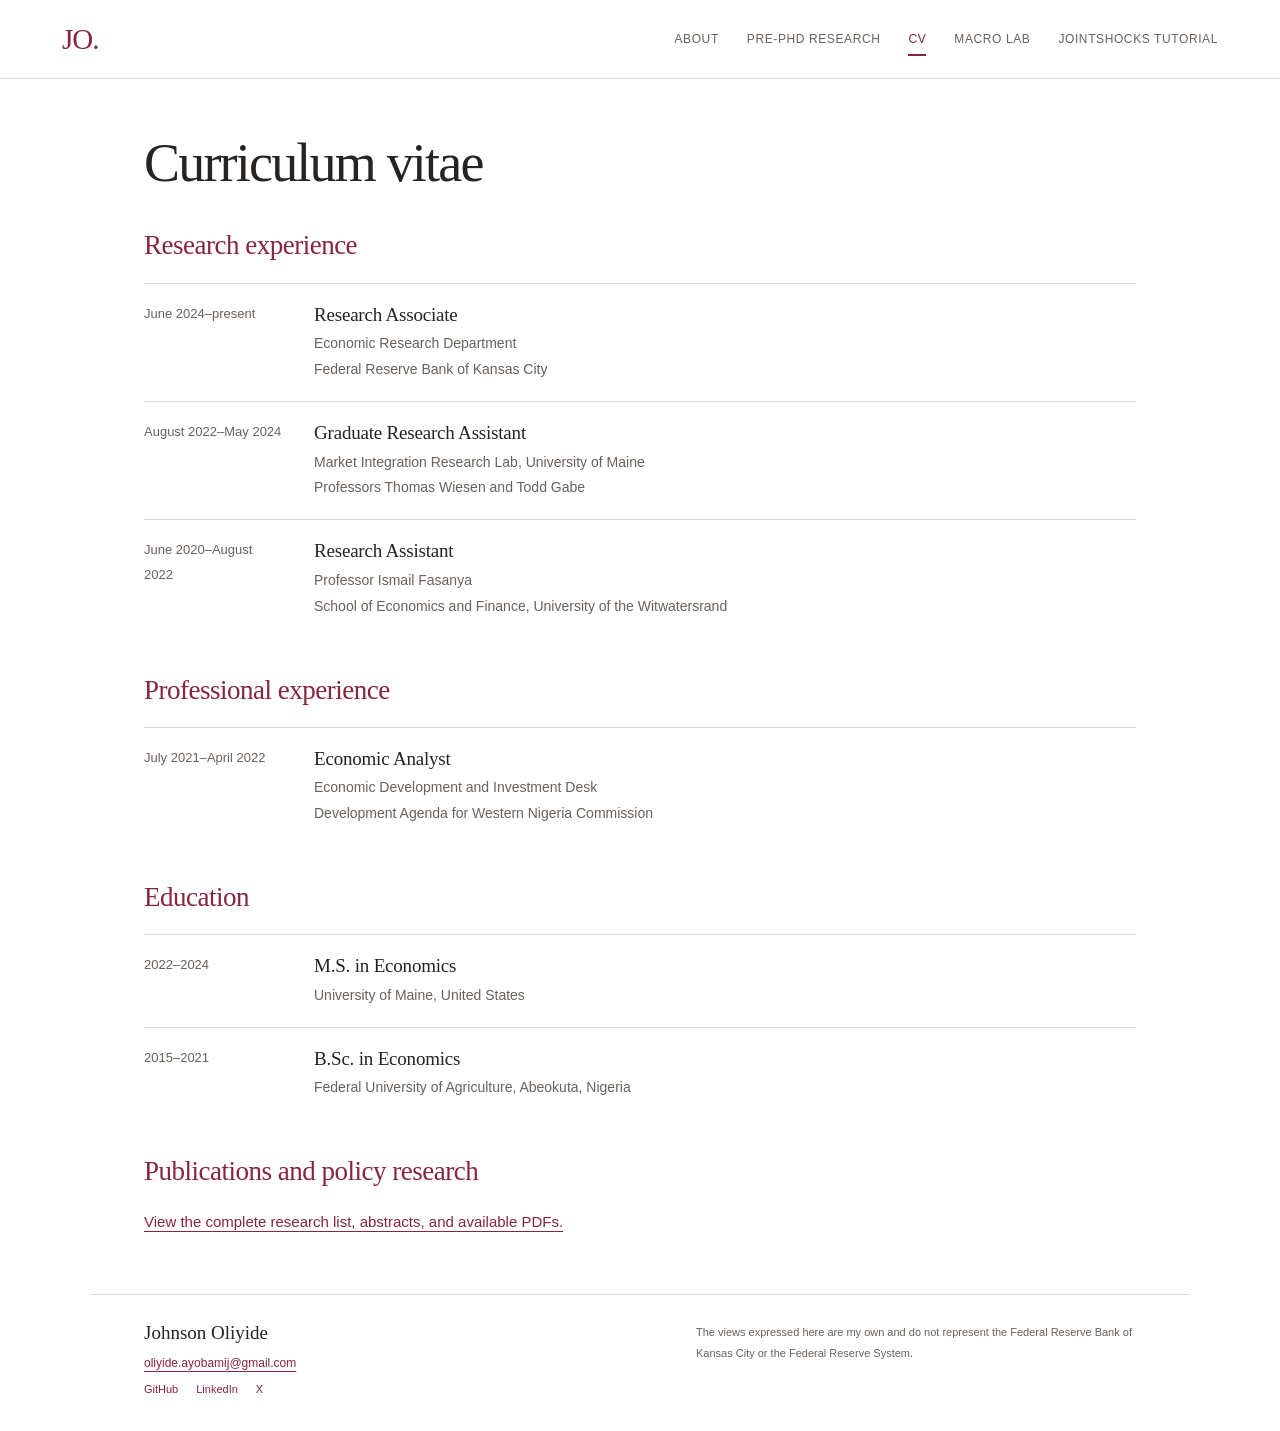
<file: resume/index.html>
<!doctype html><html lang="en"><head><meta charset="utf-8"><meta http-equiv="refresh" content="0;url=../cv/"><title>Johnson Oliyide</title></head><body><a href="../cv/">Continue to Johnson Oliyide’s website</a></body></html>
</file>
<file: assets/site.css>
:root{color-scheme:light;--paper:#fff;--ink:#262321;--muted:#69615b;--rule:#ded7d1;--accent:#87253c;--soft:#f8f4f0;font-family:Arial,Helvetica,sans-serif;color:var(--ink);background:var(--paper)}
*{box-sizing:border-box}body{margin:0}a{color:var(--accent);text-underline-offset:4px}button{font:inherit}button,a{-webkit-tap-highlight-color:transparent}a:focus-visible,button:focus-visible{outline:3px solid #b8667b;outline-offset:5px}button{cursor:pointer}button:disabled{cursor:default}.skip-link{position:absolute;top:-80px;left:20px;padding:12px;background:var(--accent);color:#fff;z-index:5}.skip-link:focus{top:10px}.site-header{border-bottom:1px solid var(--rule)}.header-inner{max-width:1240px;margin:auto;padding:22px 42px;display:flex;align-items:center;justify-content:space-between;gap:24px;flex-wrap:wrap}.wordmark{font:500 29px Georgia,serif;letter-spacing:-1px;text-decoration:none}.site-nav{display:flex;gap:28px;flex-wrap:wrap}.site-nav a{font-size:12px;letter-spacing:.6px;text-transform:uppercase;text-decoration:none;color:var(--muted);padding:10px 0 8px;border-bottom:2px solid transparent}.site-nav a[aria-current=page]{border-color:var(--accent);color:var(--accent)}main{max-width:1100px;margin:auto}h1,h2,h3{font-family:Georgia,'Times New Roman',serif;font-weight:400}h1{font-size:54px;line-height:1.12;letter-spacing:-1.8px;margin:0 0 26px}h2{font-size:31px;line-height:1.3;letter-spacing:-.5px}h3{font-size:23px;line-height:1.4;letter-spacing:-.2px;margin:0 0 12px}p{font-size:15px;line-height:1.85;margin:0 0 16px}.eyebrow{font-size:11px;line-height:1.5;text-transform:uppercase;letter-spacing:1px;color:var(--muted);margin:0 0 13px}.hero{display:grid;grid-template-columns:1.15fr .85fr;gap:70px;align-items:center;padding:72px 54px 76px}.hero h1{font-size:64px}.role{font:400 20px/1.65 Georgia,serif;margin-bottom:26px}.role span{color:var(--accent)}.interests{border-top:1px solid var(--rule);padding-top:17px;max-width:370px}.interests p:last-child{font:400 18px/1.75 Georgia,serif;margin-bottom:0}.portrait{margin:0}.portrait img{display:block;width:100%;height:auto;aspect-ratio:4/4.6;object-fit:cover;object-position:center 26%}.actions{display:flex;align-items:center;flex-wrap:wrap;gap:24px;margin-top:28px}.button{display:inline-flex;align-items:center;justify-content:center;gap:10px;background:var(--accent);color:#fff;border:1px solid var(--accent);text-decoration:none;padding:13px 19px;font-size:13px;min-height:46px}.text-link{font-size:13px;line-height:1.6;text-decoration:none;border:0;border-bottom:1px solid currentColor;background:transparent;color:var(--accent);padding:10px 0 7px;min-height:40px}.bio-band{background:var(--accent);color:#fff}.bio-inner{max-width:1100px;margin:auto;padding:36px 54px;display:grid;grid-template-columns:130px 1fr;gap:40px}.bio-inner .eyebrow{color:#fff;margin-top:4px}.bio-inner p{font-size:14px;line-height:1.9;margin:0}.page{padding:54px 54px 42px}.page-intro{color:var(--muted);max-width:700px;margin-bottom:34px}.research-index{padding:46px 54px}.research-index h2{margin:0 0 27px}.research-index article{display:grid;grid-template-columns:1fr auto;gap:30px;align-items:center;border-top:1px solid var(--rule);padding:24px 0}.research-index article h3{margin-bottom:6px}.research-index article p{margin:0;color:var(--muted);font-size:14px}.research-section{margin-top:43px;scroll-margin-top:25px}.research-section:first-of-type{margin-top:36px}.research-section>h2{font-size:29px;color:var(--accent);margin:0 0 20px}.paper{display:grid;grid-template-columns:70px minmax(0,1fr);gap:30px;padding:27px 0;border-top:1px solid var(--rule)}.paper-year{font-size:12px;line-height:1.8;color:var(--muted);padding-top:4px}.paper h3{font-size:22px}.paper h3 a{color:var(--ink);text-decoration:none}.paper h3 a:hover{text-decoration:underline;text-decoration-color:var(--accent)}.paper-authors,.paper-venue{color:var(--muted);font-size:13px;line-height:1.8;margin:0 0 5px}.paper-venue{font-style:italic}.paper-actions{display:flex;gap:23px;align-items:center;flex-wrap:wrap;margin:15px 0 0}.paper-actions a,.abstract-toggle,.pdf-pending{font:400 12px/1.6 Arial,Helvetica,sans-serif;text-decoration:none;display:inline-flex;align-items:center;gap:9px;padding:8px 0;min-height:36px;border:0;background:transparent;color:var(--accent)}.paper-actions a:hover,.abstract-toggle:hover{text-decoration:underline;text-underline-offset:4px}.pdf-pending{color:var(--muted)}.abstract-toggle[hidden],.paper-abstract[hidden]{display:none}.paper-abstract{max-width:760px;background:var(--soft);border-left:2px solid var(--accent);padding:19px 23px;margin-top:18px}.paper-abstract p{font-size:14px;line-height:1.9;margin:0}.paper-extras{font-size:12px;color:var(--muted);margin:12px 0 0;line-height:1.8}.paper-extras a{font-size:12px}.empty-state{border-top:1px solid var(--rule);padding:24px 0;color:var(--muted);font-size:14px}.cv-section{margin-top:35px}.cv-section h2{font-size:27px;color:var(--accent);margin:0 0 19px}.cv-row{display:grid;grid-template-columns:140px minmax(0,1fr);gap:30px;border-top:1px solid var(--rule);padding:18px 0}.cv-date{font-size:13px;color:var(--muted);line-height:1.9}.cv-row h3{font-size:19px;margin-bottom:3px}.cv-row p{font-size:14px;margin:0;color:var(--muted)}.tool{border-top:1px solid var(--rule);padding:27px 0}.tool p{max-width:740px}.tool .eyebrow{margin-bottom:10px}.email-address{font:400 27px/1.6 Georgia,serif;overflow-wrap:anywhere}.contact-links{display:flex;flex-wrap:wrap;gap:25px;margin-top:25px}.site-footer{max-width:1100px;margin:auto;padding:27px 54px 36px;display:flex;justify-content:space-between;gap:30px;border-top:1px solid var(--rule);flex-wrap:wrap}.footer-name{font:400 19px Georgia,serif;margin-bottom:9px}.footer-email{font-size:12px}.disclaimer{font-size:11px;line-height:1.9;color:var(--muted);max-width:440px;margin:0}.footer-social{display:flex;gap:18px;margin-top:12px}.footer-social a{font-size:11px;text-decoration:none}.site-footer a{overflow-wrap:anywhere}.print-button{border:0;background:transparent;color:var(--accent);padding:10px 0;border-bottom:1px solid currentColor;font-size:13px;min-height:44px}.sr-only{position:absolute;width:1px;height:1px;overflow:hidden;clip:rect(0,0,0,0);white-space:nowrap}

html { -webkit-text-size-adjust: 100%; text-size-adjust: 100%; }
.hero { grid-template-columns: minmax(0, 1.15fr) minmax(0, .85fr); }
.hero > *, .research-index article > *, .site-footer > * { min-width: 0; }
h1, h2, h3, .paper-authors, .paper-venue { overflow-wrap: anywhere; }
.interest-list { list-style: none; padding: 0; margin: 0; font: 400 18px/1.75 Georgia, serif; }
.nav-toggle { display: none; align-items: center; justify-content: center; gap: 12px; min-width: 88px; min-height: 44px; padding: 10px 12px; border: 1px solid var(--rule); border-radius: 4px; background: var(--paper); color: var(--ink); font-size: 14px; }
.nav-toggle[hidden] { display: none; }
.menu-icon { position: relative; width: 17px; height: 12px; }
.menu-icon::before, .menu-icon::after { content: ''; position: absolute; left: 0; width: 17px; height: 1px; background: currentColor; }
.menu-icon::before { top: 2px; }
.menu-icon::after { bottom: 2px; }
.nav-toggle[aria-expanded="true"] .menu-icon::before { top: 5px; transform: rotate(45deg); }
.nav-toggle[aria-expanded="true"] .menu-icon::after { bottom: 6px; transform: rotate(-45deg); }

@media (max-width: 900px) {
  .header-inner { padding: 18px 30px; }
  .site-nav { gap: 22px; }
  .hero { gap: 35px; padding: 50px 34px 55px; }
  .hero h1 { font-size: 51px; }
  .role { font-size: 18px; }
  .page, .research-index { padding-left: 34px; padding-right: 34px; }
  .bio-inner { padding: 30px 34px; grid-template-columns: 110px minmax(0, 1fr); gap: 25px; }
  .site-footer { padding-left: 34px; padding-right: 34px; }
}

@media (max-width: 760px) {
  .header-inner { padding: 10px 22px; gap: 0; }
  .wordmark { display: inline-flex; align-items: center; min-height: 44px; }
  .nav-toggle:not([hidden]) { display: inline-flex; }
  .site-nav { flex: 0 0 100%; flex-direction: column; gap: 0; padding-top: 8px; margin-top: 10px; border-top: 1px solid var(--rule); }
  .site-nav[data-collapsible="true"] { display: none; }
  .site-nav[data-collapsible="true"].is-open { display: flex; }
  .site-nav a { display: flex; align-items: center; min-height: 48px; padding: 12px 10px; font-size: 13px; letter-spacing: .4px; border-bottom: 0; }
  .site-nav a[aria-current="page"] { background: var(--soft); border-left: 2px solid var(--accent); padding-left: 8px; }
  .hero { display: flex; flex-direction: column; align-items: center; padding: 28px 22px 36px; gap: 22px; }
  .hero-copy { width: 100%; max-width: 480px; text-align: center; }
  .portrait { order: -1; width: 136px; max-width: 100%; }
  .portrait img { aspect-ratio: 4 / 4.7; object-position: center 20%; border-radius: 3px; }
  .hero h1 { font-size: clamp(34px, 8.4vw, 42px); line-height: 1.12; letter-spacing: -1px; margin-bottom: 14px; }
  .role { font-size: 17px; line-height: 1.55; margin-bottom: 0; }
  .interests { max-width: none; margin-top: 22px; padding-top: 17px; }
  .interests .eyebrow { margin-bottom: 7px; }
  .interest-list { font-size: 16px; line-height: 1.8; }
  .interest-list li { display: inline; }
  .interest-list li + li::before { content: ' · '; white-space: pre-wrap; color: var(--muted); }
  .actions { display: grid; grid-template-columns: repeat(2, minmax(0, 1fr)); gap: 10px; margin-top: 23px; }
  .actions .button, .actions .text-link { display: inline-flex; align-items: center; justify-content: center; min-height: 48px; padding: 11px 10px; border-radius: 4px; font-size: 14px; line-height: 1.4; }
  .actions .text-link { border: 1px solid var(--rule); }
  .bio-inner { grid-template-columns: minmax(0, 1fr); gap: 12px; padding: 28px 22px; }
  .bio-inner .eyebrow { margin: 0; font-size: 11px; }
  .bio-inner p { font-size: 16px; line-height: 1.75; }
  .page, .research-index { padding: 32px 22px 36px; }
  h1 { font-size: clamp(34px, 9vw, 42px); line-height: 1.15; letter-spacing: -1px; margin-bottom: 24px; }
  h2 { font-size: 28px; }
  h3 { font-size: 24px; }
  p { font-size: 16px; line-height: 1.75; }
  .research-index h2 { margin-bottom: 22px; }
  .research-index article { grid-template-columns: minmax(0, 1fr); gap: 10px; padding: 23px 0; }
  .research-index article h3 { font-size: 24px; line-height: 1.3; }
  .research-index article p { font-size: 16px; line-height: 1.7; }
  .text-link { display: inline-flex; align-items: center; min-height: 44px; font-size: 14px; }
  .research-index article > a { justify-self: start; }
  .research-section { margin-top: 36px; }
  .research-section:first-of-type { margin-top: 28px; }
  .research-section > h2 { font-size: 26px; line-height: 1.3; margin-bottom: 18px; }
  .paper { grid-template-columns: minmax(0, 1fr); gap: 8px; padding: 24px 0; }
  .paper-year { padding: 0; font-size: 13px; }
  .paper h3 { font-size: 22px; line-height: 1.4; margin-bottom: 10px; }
  .paper-authors, .paper-venue { font-size: 14px; line-height: 1.7; margin-bottom: 6px; }
  .paper-actions { gap: 8px; margin-top: 16px; }
  .paper-actions a, .abstract-toggle { min-height: 46px; padding: 10px 12px; border: 1px solid var(--rule); border-radius: 4px; font-size: 13px; line-height: 1.5; }
  .abstract-toggle { background: var(--soft); }
  .paper-actions .publication-link { border-color: transparent; padding-left: 4px; padding-right: 4px; }
  .pdf-pending { min-height: 46px; padding: 10px 4px; font-size: 13px; }
  .paper-abstract { padding: 17px; margin-top: 16px; }
  .paper-abstract p { font-size: 16px; line-height: 1.75; }
  .paper-extras { font-size: 14px; line-height: 1.7; margin-top: 10px; }
  .paper-extras a { display: inline-block; min-height: 44px; padding: 10px 2px; font-size: 14px; }
  .empty-state { font-size: 16px; }
  .cv-row { grid-template-columns: minmax(0, 1fr); gap: 6px; padding: 20px 0; }
  .cv-date { font-size: 14px; }
  .cv-row p { font-size: 15px; line-height: 1.75; }
  .tool { padding: 24px 0; }
  .tool h2 { font-size: 25px; line-height: 1.35; }
  .email-address { font-size: clamp(19px, 5.2vw, 24px); }
  .contact-links { gap: 12px 24px; }
  .contact-links a { display: inline-flex; align-items: center; min-height: 44px; font-size: 15px; }
  .site-footer { padding: 28px 22px; gap: 22px; }
  .footer-name { font-size: 21px; }
  .footer-email { display: inline-flex; align-items: center; min-height: 44px; font-size: 14px; }
  .footer-social { gap: 20px; margin-top: 2px; }
  .footer-social a { display: inline-flex; align-items: center; min-height: 44px; font-size: 13px; }
  .disclaimer { font-size: 12px; line-height: 1.75; }
}

@media (max-width: 360px) {
  .header-inner { padding-left: 18px; padding-right: 18px; }
  .hero, .page, .research-index, .bio-inner, .site-footer { padding-left: 18px; padding-right: 18px; }
  .hero h1 { font-size: 32px; }
  .portrait { width: 120px; }
  .paper-actions a, .abstract-toggle { padding-left: 10px; padding-right: 10px; }
}
@media (prefers-reduced-motion: no-preference) { a, button { transition: color .15s, background-color .15s; } }
@media print { .site-header, .site-footer, .actions, .paper-actions, .print-button, .skip-link { display: none; } .page { padding: 0; } .paper-abstract[hidden] { display: block!important; } .paper-abstract { background: transparent; border: 0; padding: 5px 0; } .paper, .cv-row { break-inside: avoid; } h1 { font-size: 30px; } .cv-section h2 { font-size: 22px; } a { color: inherit; } }
</file>
